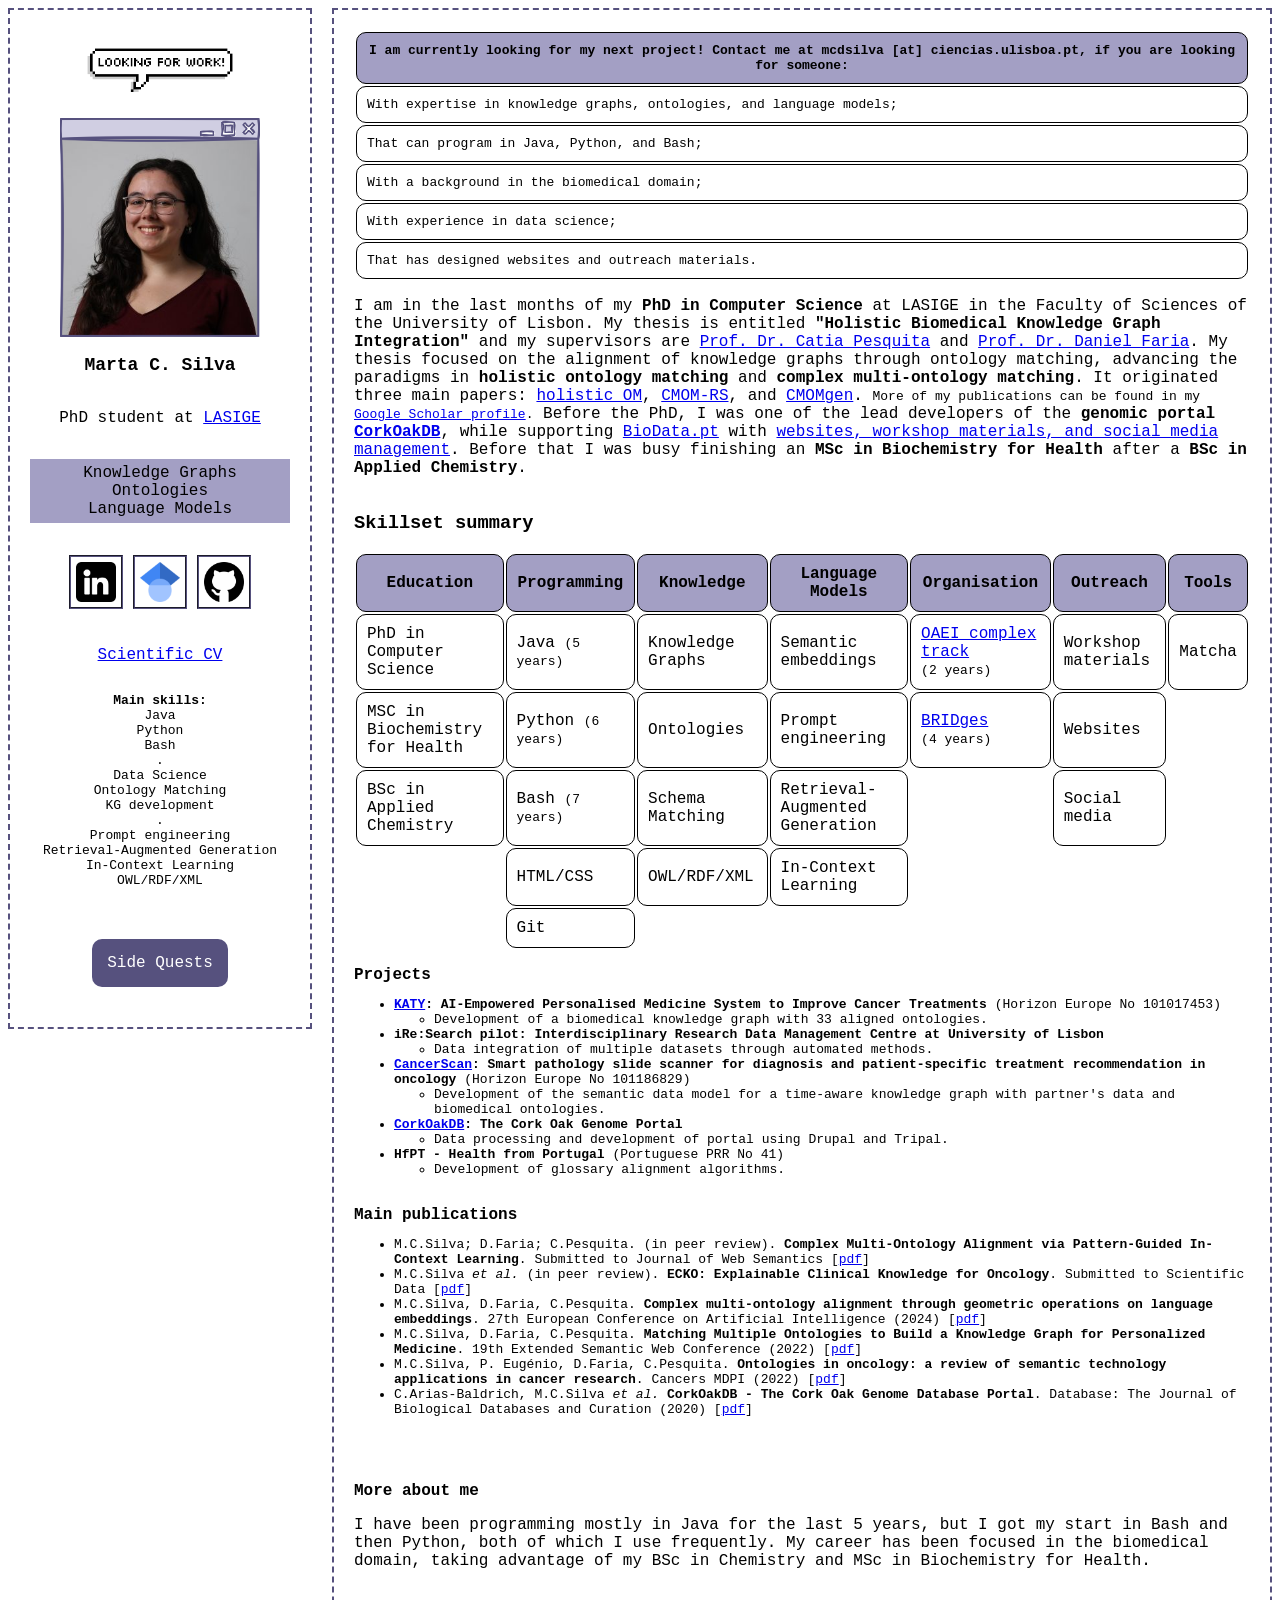
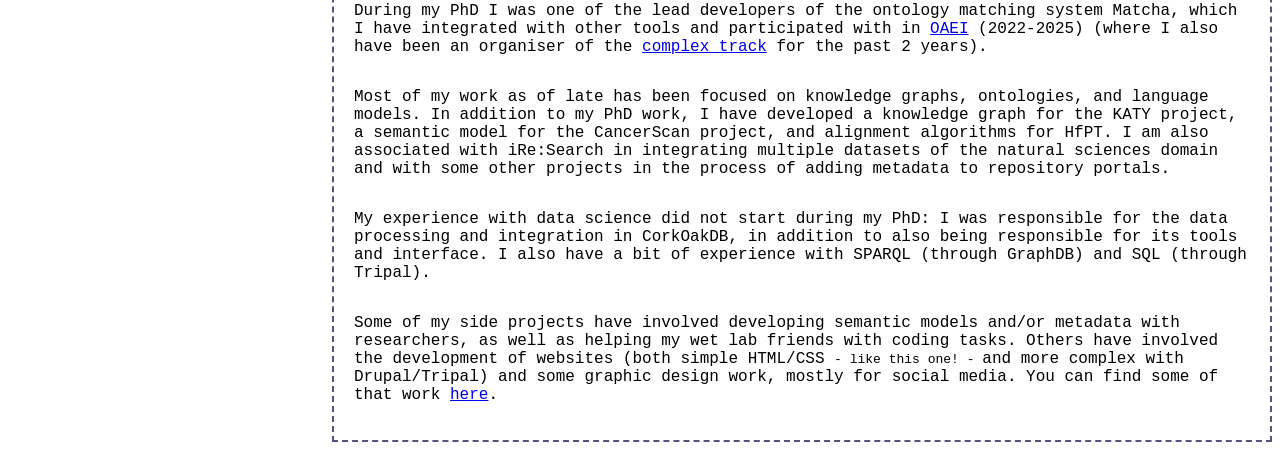
<file: index.html>
<!doctype html>
<html>

<head>
    <meta charset="utf-8">
    <title>M.C.Silva's CV</title>
    <meta name="viewport" content="width=device-width, initial-scale=1">
    <link rel="stylesheet" href="style.css">
</head>

<body>

    <div class="container-full">

         <div class="container-buttons">
            
         </div>

    </div>


    <div class="container-full">

        <div class="container-narrow">

            <!-- <table style="border: 0px;">
                <tr>
                    <td style="border: 0px;">
                        <a href="index.html"><img src="elements/home-sketch_freepik.png" style="width: 30px;" alt="icon of a house"></a>
                    </td>
                    <td style="border: 0px;">
                        <a href="portfolio.html"><button class="button">Side Quests</button></a>
                    </td>
                </tr>
            </table> -->
            <p><img src="elements/bubble.png" alt="Looking for work!" style="width: 150px;"></p>
            <img src="photos/msilva.png" style="width: 200px;" alt="photo of marta">
            <p style="text-align: center; font-weight: bolder; font-size: large">Marta C. Silva</p>
            <p>PhD student at <a href="https://lasige.pt/">LASIGE</a></p>
            <p style="width: 250px; background-color: #7771a7ab; padding: 5px;">Knowledge Graphs<br>Ontologies<br>Language
                Models</p>
            <p>
                <a href="https://www.linkedin.com/in/martacsilva/"><img src="logos/linkedin.png" alt="LinkedIn" style="width: 40px; border: 2px groove #56517E; padding: 5px;"></a>
                <a href="https://scholar.google.com/citations?user=xS0p7d4AAAAJ"><img src="logos/gscholar.png" alt="Google Scholar" style="width: 40px;border: 2px groove #56517E; padding: 5px;"></a>
                <a href="https://github.com/martacsilva"><img src="logos/github.png" alt="GitHub" style="width: 40px;border: 2px groove #56517E; padding: 5px;"></a>
            </p>
            <p><a target="_blank" rel="noopener noreferrer" href="pdf/msilva_scientificCV.pdf">Scientific CV</a></p>
            <p style="width: 250px; font-size: small;"><b>Main skills:</b><br>Java<br>Python<br>Bash<br>.<br>Data Science<br>Ontology Matching<br>KG development<br>.<br>Prompt engineering<br>Retrieval-Augmented Generation<br>In-Context Learning<br>OWL/RDF/XML</p>
            <br>
            <p><a href="portfolio.html"><button class="button">Side Quests</button></a></p>
        </div>

        <div class="container-wide">

            <table style="font-size: small;">
            <tr>
                <th>I am currently looking for my next project! Contact me at mcdsilva [at] ciencias.ulisboa.pt, if you are looking for someone: </th>
            </tr>
            <!-- <tr>
                <td>To help you with adding ontologies and/or metadata to your data;</td>
            </tr> -->
            <tr>
                <td>With expertise in knowledge graphs, ontologies, and language models;</td>
            </tr>
            <tr>
                <td>That can program in Java, Python, and Bash;</td>
            </tr>
            <tr>
                <td>With a background in the biomedical domain;</td>
            </tr>
            <tr>
                <td>With experience in data science;</td>
            </tr>
            <tr>
                <td>That has designed websites and outreach materials.</td>
            </tr>
        </table>

            <p>I am in the last months of my <b>PhD in Computer Science</b> at LASIGE in the Faculty of Sciences of the University of Lisbon. My thesis is entitled <b>"Holistic Biomedical Knowledge Graph Integration"</b> and my supervisors are <a href="https://www.di.fc.ul.pt/~catiapesquita/">Prof. Dr. Catia Pesquita</a> and <a href="https://scholar.tecnico.ulisboa.pt/authors/ist147707/affiliations?lang=pt">Prof. Dr. Daniel Faria</a>.
            My thesis focused on the alignment of knowledge graphs through ontology matching, advancing the paradigms in <b>holistic ontology matching</b> and <b>complex multi-ontology matching</b>. It originated three main papers: <a href="https://liseda-lab.github.io/assets/pdf/2022ESWC_InUse_Holistic.pdf">holistic OM</a>, <a href="https://www.researchgate.net/profile/Marta-Silva-73/publication/385035792_Complex_Multi-Ontology_Alignment_Through_Geometric_Operations_on_Language_Embeddings/links/677e5879763f322e0660941e/Complex-Multi-Ontology-Alignment-Through-Geometric-Operations-on-Language-Embeddings.pdf">CMOM-RS</a>, and <a href="https://arxiv.org/pdf/2510.21656">CMOMgen</a>. <text style="font-size: small;">More of my publications can be found in my <a href="https://scholar.google.com/citations?user=xS0p7d4AAAAJ">Google Scholar profile</a>.</text> Before the PhD, I was one of the lead developers of the <b>genomic portal <a href="https://corkoakdb.org/">CorkOakDB</a></b>, while supporting <a href="https://biodata.pt/">BioData.pt</a> with <a href="portfolio.html">websites, workshop materials, and social media management</a>. Before that I was busy finishing an <b>MSc in Biochemistry for Health</b> after a <b>BSc in Applied Chemistry</b>.</p>
            

            <h3>Skillset summary</h3>
            <table>
                <tr>
                    <th>Education</th>
                    <th>Programming</th>
                    <th>Knowledge</th>
                    <th>Language Models</th>
                    <th>Organisation</th>
                    <th>Outreach</th>
                    <th>Tools</th>
                </tr>
                <tr>
                    <td>PhD in Computer Science</text></td>
                    <td>Java <text style="font-size: small;">(5 years)</text></td>
                    <td>Knowledge Graphs</td>
                    <td>Semantic embeddings</td>
                    <td><a href="https://oaei.ontologymatching.org/2025/complex/index.html">OAEI complex track</a><br><text style="font-size: small;">(2 years)</text></td>
                    <td>Workshop materials</td>
                    <td>Matcha</td>
                </tr>
                <tr>
                    <td>MSC in Biochemistry for Health</text></td>
                    <td>Python <text style="font-size: small;">(6 years)</text></td>
                    <td>Ontologies</td>
                    <td>Prompt engineering</td>
                    <td><a href="https://pontes.campus.ciencias.ulisboa.pt/">BRIDges</a><br><text style="font-size: small;">(4 years)</text></td>
                    <td>Websites</td>
                    <td style="border: 0px;"></td>
                </tr>
                <tr>
                    <td>BSc in Applied Chemistry</td>
                    <td>Bash <text style="font-size: small;">(7 years)</text></td>
                    <td>Schema Matching</td>
                    <td>Retrieval-Augmented Generation</td>
                    <td style="border: 0px;"></td>
                    <td>Social media</td>
                    <td style="border: 0px;"></td>
                </tr>
                <tr>
                    <td style="border: 0px;"></td>
                    <td>HTML/CSS</td>
                    <td>OWL/RDF/XML</td>
                    <td>In-Context Learning</td>
                    <td style="border: 0px;"></td>
                    <td style="border: 0px;"></td>
                    <td style="border: 0px;"></td>
                </tr>
                <tr>
                    <td style="border: 0px;"></td>
                    <td>Git</td>
                    <td style="border: 0px;"></td>
                    <td style="border: 0px;"></td>
                    <td style="border: 0px;"></td>
                    <td style="border: 0px;"></td>
                    <td style="border: 0px;"></td>
                </tr>
            </table>

            <p style="margin-bottom: 0px;"><b>Projects</b></p>
            <ul style="font-size: small;">
                <li>
                    <b><a href="https://katy-project.eu/">KATY</a>: AI-Empowered Personalised Medicine System to Improve Cancer Treatments</b> (Horizon Europe No 101017453)
                    <ul>
                        <li>Development of a biomedical knowledge graph with 33 aligned ontologies.</li>
                    </ul>
                </li>
                <li>
                    <b>iRe:Search pilot: Interdisciplinary Research Data Management Centre at University of Lisbon</b>
                    <ul>
                        <li>Data integration of multiple datasets through automated methods.</li>
                    </ul>
                </li>
                <li>
                    <b><a href="https://www.cancerscanproject.eu/">CancerScan</a>: Smart pathology slide scanner for diagnosis and patient-specific treatment recommendation in oncology</b> (Horizon Europe No 101186829)
                    <ul>
                        <li>Development of the semantic data model for a time-aware knowledge graph with partner's data and biomedical ontologies.</li>
                    </ul>
                </li>
                <li>
                    <b><a href="https://corkoakdb.org/">CorkOakDB</a>: The Cork Oak Genome Portal</b>
                    <ul>
                        <li>Data processing and development of portal using Drupal and Tripal.</li>
                    </ul>
                </li>
                <li>
                    <b>HfPT - Health from Portugal</b> (Portuguese PRR No 41)
                    <ul>
                        <li>Development of glossary alignment algorithms.</li>
                    </ul>
                </li>
            </ul>

            <p style="margin-bottom: 0px;"><b>Main publications</b></p>
            <ul style="font-size: small;">
                <li>M.C.Silva; D.Faria; C.Pesquita. (in peer review). <b>Complex Multi-Ontology Alignment via Pattern-Guided In-Context Learning</b>. Submitted to Journal of Web Semantics [<a href="https://arxiv.org/abs/2510.21656">pdf</a>]</li>
                <li>M.C.Silva <i>et al.</i> (in peer review). <b>ECKO: Explainable Clinical Knowledge for Oncology</b>. Submitted to Scientific Data [<a href="https://arxiv.org/abs/2510.18929">pdf</a>]</li>
                <li>M.C.Silva, D.Faria, C.Pesquita. <b>Complex multi-ontology alignment through geometric operations on language embeddings</b>. 27th European Conference on Artificial Intelligence (2024) [<a href="https://ebooks.iospress.nl/doi/10.3233/FAIA240632">pdf</a>]</li>
                <li>M.C.Silva, D.Faria, C.Pesquita. <b>Matching Multiple Ontologies to Build a Knowledge Graph for Personalized Medicine</b>. 19th Extended Semantic Web Conference (2022) [<a href="https://2022.eswc-conferences.org/wp-content/uploads/2022/05/paper_115_Silva_et_al.pdf">pdf</a>]</li>
                <li>M.C.Silva, P. Eugénio, D.Faria, C.Pesquita. <b>Ontologies in oncology: a review of semantic technology applications in cancer research</b>. Cancers MDPI (2022) [<a href="https://www.mdpi.com/2072-6694/14/8/1906">pdf</a>]</li>
                <li>C.Arias-Baldrich, M.C.Silva <i>et al.</i> <b>CorkOakDB - The Cork Oak Genome Database Portal</b>. Database: The Journal of Biological Databases and Curation (2020) [<a href="https://academic.oup.com/database/article/doi/10.1093/database/baaa114/6056470">pdf</a>]</li>
            </ul>

            <p style="margin-bottom: 0px;"><br><br><b>More about me</b></p>
            <p>I have been programming mostly in Java for the last 5 years, but I got my start in Bash and then Python, both of which I use frequently. My career has been focused in the biomedical domain, taking advantage of my BSc in Chemistry and MSc in Biochemistry for Health.</p>

            <p>During my PhD I was one of the lead developers of the ontology matching system Matcha, which I have integrated with other tools and participated with in <a href="https://oaei.ontologymatching.org/">OAEI</a> (2022-2025) (where I also have been an organiser of the <a href="https://oaei.ontologymatching.org/2025/complex/index.html">complex track</a> for the past 2 years).</p>

            
            <p>Most of my work as of late has been focused on knowledge graphs, ontologies, and language models. In addition to my PhD work, I have developed a knowledge graph for the KATY project, a semantic model for the CancerScan project, and alignment algorithms for HfPT. I am also associated with iRe:Search in integrating multiple datasets of the natural sciences domain and with some other projects in the process of adding metadata to repository portals.</p>

            <p>My experience with data science did not start during my PhD: I was responsible for the data processing and integration in CorkOakDB, in addition to also being responsible for its tools and interface. I also have a bit of experience with SPARQL (through GraphDB) and SQL (through Tripal).</p>

            <p>Some of my side projects have involved developing semantic models and/or metadata with researchers, as well as helping my wet lab friends with coding tasks. Others have involved the development of websites (both simple HTML/CSS <text style="font-size: small;">- like this one! - </text> and more complex with Drupal/Tripal) and some graphic design work, mostly for social media. You can find some of that work <a href="portfolio.html">here</a>.</p>

        </div>

    </div>

</body>

</html>
</file>
<file: style.css>
.container-full {
    display: flex;
    flex-direction: row;
    width: 100%;
    justify-content: space-between;
}

.container-narrow {
    display: flex;
    flex-direction: column;
    padding: 20px;
    border: 2px dashed #56517E;
    text-align: center;
    align-items: center;
    justify-content: space-between;
    height: fit-content;
}

.container-wide {
    display: flex;
    flex-direction: column;
    padding: 20px;
    width: 90%;
    margin-left: 20px;
    border: 2px dashed #56517E;
    justify-content: space-between;
}

.button {
  border: none;
  color: white;
  background-color: #56517E;
  padding: 15px;
  text-align: center;
  text-decoration: none;
  display: inline-block;
  font-size: 16px;
  margin: 4px 2px;
  cursor: pointer;
  border-radius: 10px;
  font-family: "Courier New", Courier, monospace;
  transition-duration: 0.4s;
}

.button:hover {
    background-color: #7771a7ab;
}

body {
   font-family: "Courier New", Courier, monospace;
}

table {
    padding: 0px;
}

th, td {
  border: 1px solid black;
  border-radius: 10px;
  padding: 10px;
}

th {
    background-color: #7771a7ab;
}

img {
    max-width: 100%;
    height: auto;
}

.portfolio-table {
   width: 100%;
   table-layout: fixed;
}
</file>
